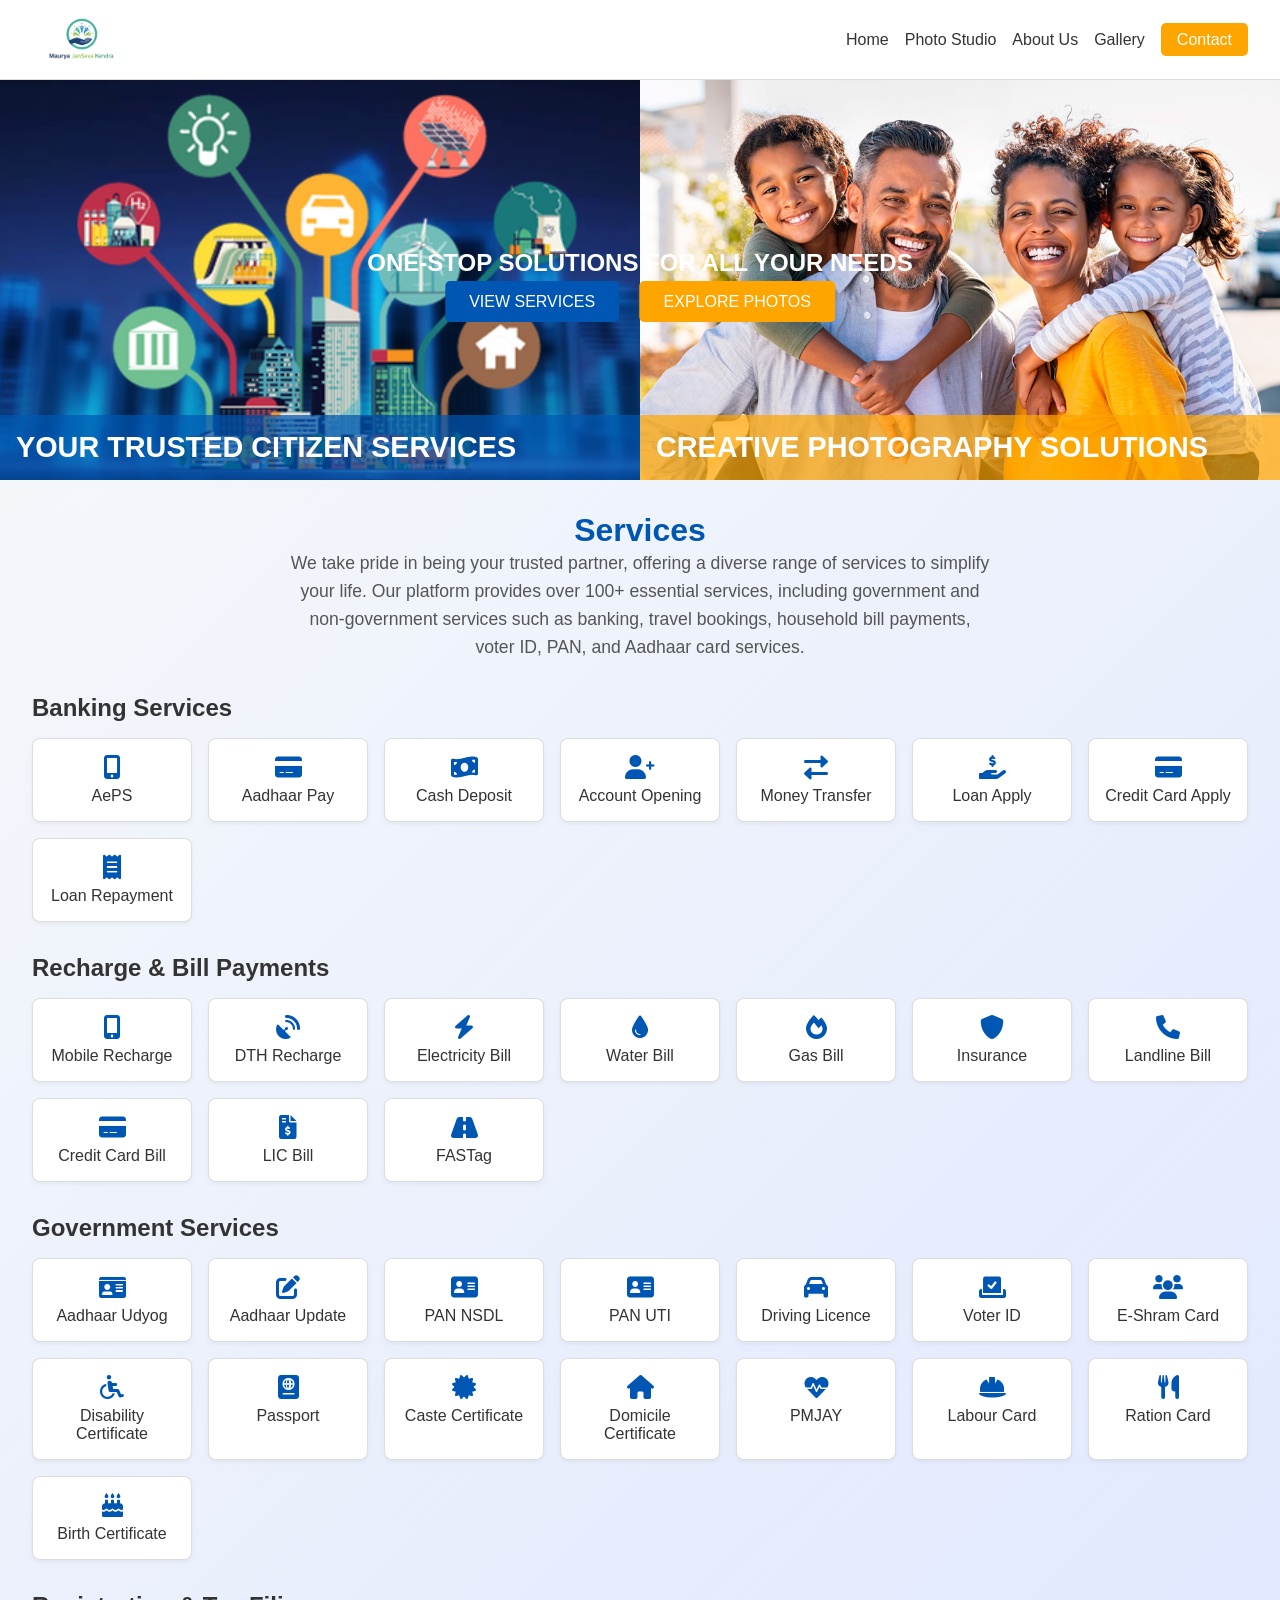
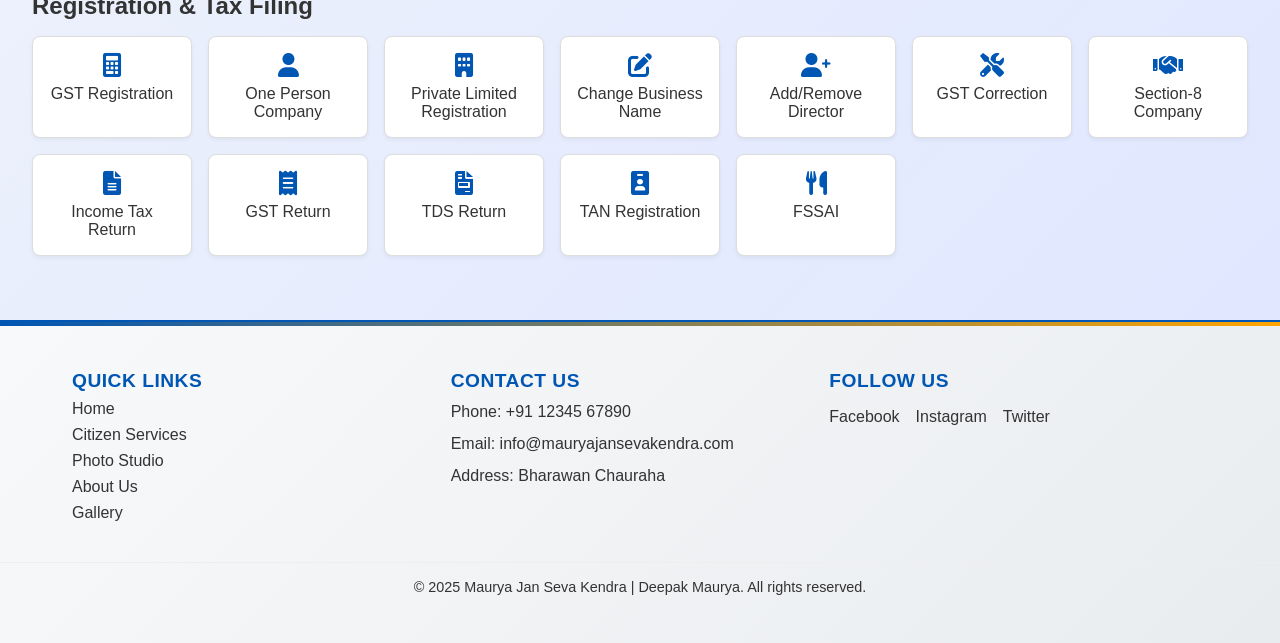
<file: index.html>
<!DOCTYPE html>
<html lang="en">
  <head>
  <meta charset="UTF-8" />
  <meta name="viewport" content="width=device-width, initial-scale=1.0" />
  <title>Maurya Jan Seva Kendra</title>
  <link rel="stylesheet" href="style.css" />
  <link rel="stylesheet" href="https://cdnjs.cloudflare.com/ajax/libs/font-awesome/6.0.0/css/all.min.css">
  <link rel="shortcut icon" href="images/logo-jan.png" type="image/x-icon">
 
</head>
<body>
  <header>
    <div class="logo">
      <img src="images/logo-jan.png" alt="">
    </div>

    <nav>
      <div class="hamburger">
        <span></span>
        <span></span>
        <span></span>
      </div>
      <ul class="nav-menu">
        <li><a href="index.html">Home</a></li>
        <li><a href="studio.html">Photo Studio</a></li>
        <li><a href="about.html">About Us</a></li>
        <li><a href="error.html">Gallery</a></li>
        <li><a href="contact.html" class="contact-btn">Contact</a></li>
      </ul>
    </nav>

  </header>

  <section class="hero">
    <div class="hero-left">
      <div class="overlay blue">
        <h2>YOUR TRUSTED CITIZEN SERVICES</h2>
      </div>
    </div>
    <div class="hero-right">
      <div class="overlay orange">
        <h2>CREATIVE PHOTOGRAPHY SOLUTIONS</h2>
      </div>
    </div>
    <div class="hero-center">
      <h3>ONE-STOP SOLUTIONS FOR ALL YOUR NEEDS</h3>
      <div class="cta">
        <a href="#services" class="btn blue">VIEW SERVICES</a>
        <a href="studio.html" class="btn orange">EXPLORE PHOTOS</a>
      </div>
    </div>
  </section>

  <section class="services-section" id="services">
  <h2>Services</h2>
  <p class="intro">
    We take pride in being your trusted partner, offering a diverse range of services to simplify your life. Our platform provides over 100+ essential services, including government and non-government services such as banking, travel bookings, household bill payments, voter ID, PAN, and Aadhaar card services.
  </p>

  <div class="category">
    <h3>Banking Services</h3>
    <div class="grid">
      <div class="card"><i class="fas fa-mobile-alt"></i> AePS</div>
      <div class="card"><i class="fas fa-credit-card"></i> Aadhaar Pay</div>
      <div class="card"><i class="fas fa-money-bill-wave"></i> Cash Deposit</div>
      <div class="card"><i class="fas fa-user-plus"></i> Account Opening</div>
      <div class="card"><i class="fas fa-exchange-alt"></i> Money Transfer</div>
      <div class="card"><i class="fas fa-hand-holding-usd"></i> Loan Apply</div>
      <div class="card"><i class="fas fa-credit-card"></i> Credit Card Apply</div>
      <div class="card"><i class="fas fa-receipt"></i> Loan Repayment</div>
    </div>
  </div>

  <div class="category">
    <h3>Recharge & Bill Payments</h3>
    <div class="grid">
      <div class="card"><i class="fas fa-mobile-alt"></i> Mobile Recharge</div>
      <div class="card"><i class="fas fa-satellite-dish"></i> DTH Recharge</div>
      <div class="card"><i class="fas fa-bolt"></i> Electricity Bill</div>
      <div class="card"><i class="fas fa-tint"></i> Water Bill</div>
      <div class="card"><i class="fas fa-fire"></i> Gas Bill</div>
      <div class="card"><i class="fas fa-shield-alt"></i> Insurance</div>
      <div class="card"><i class="fas fa-phone"></i> Landline Bill</div>
      <div class="card"><i class="fas fa-credit-card"></i> Credit Card Bill</div>
      <div class="card"><i class="fas fa-file-invoice-dollar"></i> LIC Bill</div>
      <div class="card"><i class="fas fa-road"></i> FASTag</div>
    </div>
  </div>

  <div class="category">
    <h3>Government Services</h3>
    <div class="grid">
      <div class="card"><i class="fas fa-id-card"></i> Aadhaar Udyog</div>
      <div class="card"><i class="fas fa-edit"></i> Aadhaar Update</div>
      <div class="card"><i class="fas fa-address-card"></i> PAN NSDL</div>
      <div class="card"><i class="fas fa-address-card"></i> PAN UTI</div>
      <div class="card"><i class="fas fa-car"></i> Driving Licence</div>
      <div class="card"><i class="fas fa-vote-yea"></i> Voter ID</div>
      <div class="card"><i class="fas fa-users"></i> E-Shram Card</div>
      <div class="card"><i class="fas fa-wheelchair"></i> Disability Certificate</div>
      <div class="card"><i class="fas fa-passport"></i> Passport</div>
      <div class="card"><i class="fas fa-certificate"></i> Caste Certificate</div>
      <div class="card"><i class="fas fa-home"></i> Domicile Certificate</div>
      <div class="card"><i class="fas fa-heartbeat"></i> PMJAY</div>
      <div class="card"><i class="fas fa-hard-hat"></i> Labour Card</div>
      <div class="card"><i class="fas fa-utensils"></i> Ration Card</div>
      <div class="card"><i class="fas fa-birthday-cake"></i> Birth Certificate</div>
    </div>
  </div>

  <div class="category">
    <h3>Registration & Tax Filing</h3>
    <div class="grid">
      <div class="card"><i class="fas fa-calculator"></i> GST Registration</div>
      <div class="card"><i class="fas fa-user"></i> One Person Company</div>
      <div class="card"><i class="fas fa-building"></i> Private Limited Registration</div>
      <div class="card"><i class="fas fa-edit"></i> Change Business Name</div>
      <div class="card"><i class="fas fa-user-plus"></i> Add/Remove Director</div>
      <div class="card"><i class="fas fa-tools"></i> GST Correction</div>
      <div class="card"><i class="fas fa-handshake"></i> Section-8 Company</div>
      <div class="card"><i class="fas fa-file-alt"></i> Income Tax Return</div>
      <div class="card"><i class="fas fa-receipt"></i> GST Return</div>
      <div class="card"><i class="fas fa-file-invoice"></i> TDS Return</div>
      <div class="card"><i class="fas fa-id-badge"></i> TAN Registration</div>
      <div class="card"><i class="fas fa-utensils"></i> FSSAI</div>
    </div>
  </div>
</section>

  

  <!-- Modal for service information -->
  <div id="service-modal" class="modal">
    <div class="modal-content">
      <span class="close">&times;</span>
      <h2 id="modal-title"></h2>
      <p id="modal-description"></p>
    </div>
  </div>

  <footer>
    <div class="footer-content">
      <div class="footer-section">
        <h4>Quick Links</h4>
        <ul>
          <li><a href="index.html">Home</a></li>
          <li><a href="#services">Citizen Services</a></li>
          <li><a href="studio.html">Photo Studio</a></li>
          <li><a href="about.html">About Us</a></li>
          <li><a href="error.html">Gallery</a></li>
        </ul>
      </div>
      <div class="footer-section">
        <h4>Contact Us</h4>
        <p>Phone: +91 12345 67890</p>
        <p>Email: info@mauryajansevakendra.com</p>
        <p>Address: Bharawan Chauraha </p>
      </div>
      <div class="footer-section">
        <h4>Follow Us</h4>
        <ul class="social-links">
          <li><a href="#" target="_blank">Facebook</a></li>
          <li><a href="#" target="_blank">Instagram</a></li>
          <li><a href="#" target="_blank">Twitter</a></li>
        </ul>
      </div>
    </div>
    <div class="footer-bottom">
      <p>&copy; 2025 Maurya Jan Seva Kendra | Deepak Maurya. All rights reserved.</p>
    </div>
  </footer>

  <script src="navbar.js"></script>
  <script src="script.js"></script>
</body>
</html>
</file>
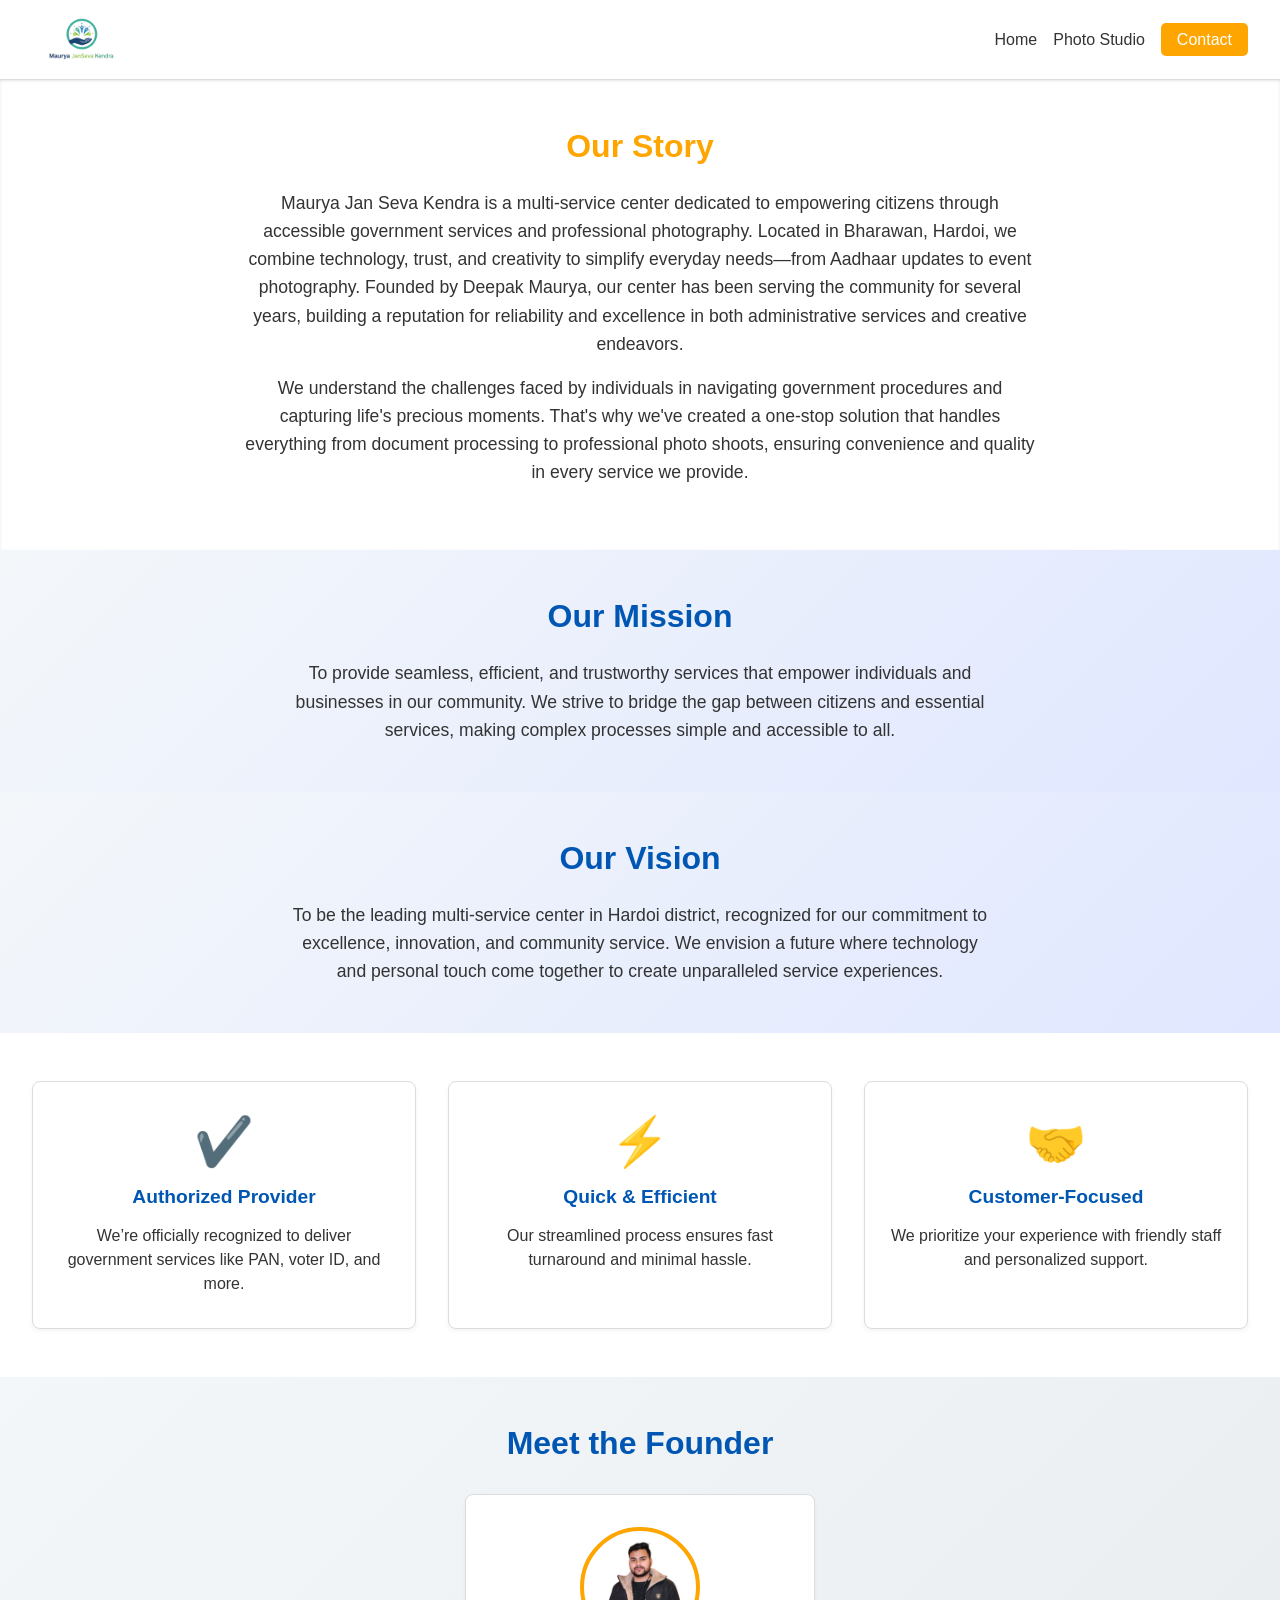
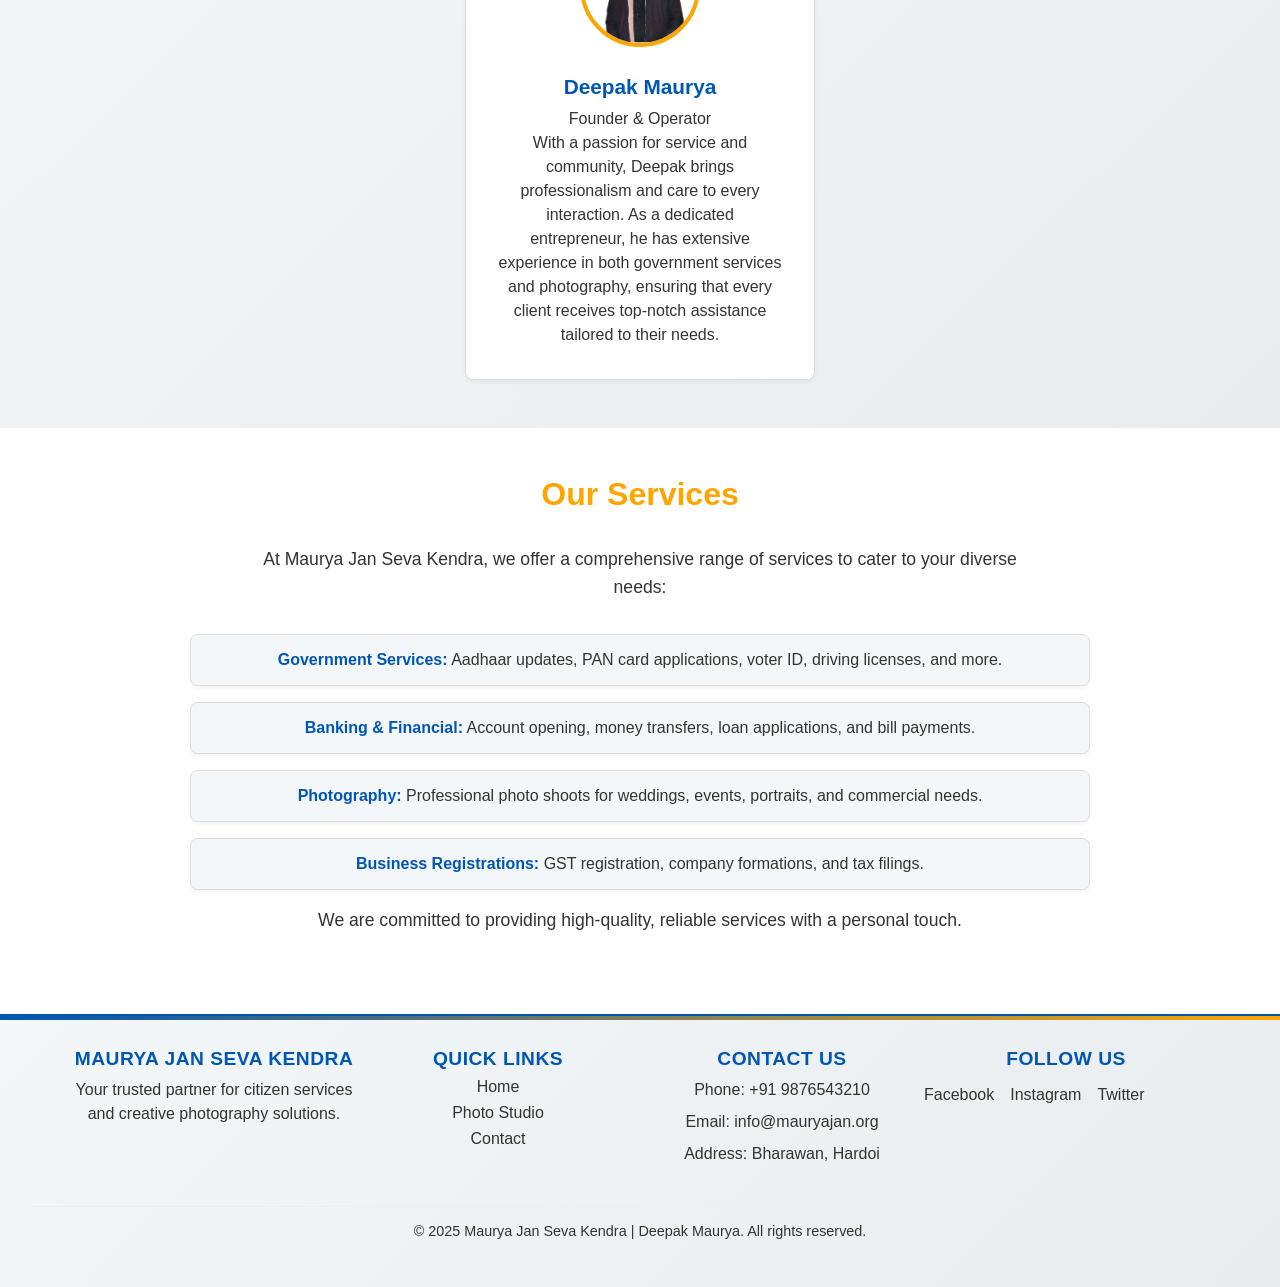
<file: about.html>
<!DOCTYPE html>
<html lang="en">
<head>
  <meta charset="UTF-8" />
  <meta name="viewport" content="width=device-width, initial-scale=1.0" />
  <title>About Us | Maurya Jan Seva Kendra</title>
  <link rel="stylesheet" href="style.css" />
  <link rel="stylesheet" href="about.css">
  <link rel="shortcut icon" href="images/logo-jan.png" type="image/x-icon">
</head>
<body>
  <header>
    <div class="logo">
      <img src="images/logo-jan.png" alt="">
    </div>
    <nav>
      <ul>
        <li><a href="index.html">Home</a></li>
        <li><a href="studio.html">Photo Studio</a></li>
        <li><a href="contact.html" class="contact-btn">Contact</a></li>
      </ul>
    </nav>
  </header>

  <section class="about-story">
    <h3>Our Story</h3>
    <p>
      Maurya Jan Seva Kendra is a multi-service center dedicated to empowering citizens through accessible government services and professional photography. Located in Bharawan, Hardoi, we combine technology, trust, and creativity to simplify everyday needs—from Aadhaar updates to event photography. Founded by Deepak Maurya, our center has been serving the community for several years, building a reputation for reliability and excellence in both administrative services and creative endeavors.
    </p>
    <p>
      We understand the challenges faced by individuals in navigating government procedures and capturing life's precious moments. That's why we've created a one-stop solution that handles everything from document processing to professional photo shoots, ensuring convenience and quality in every service we provide.
    </p>
  </section>

  <section class="about-mission">
    <h3>Our Mission</h3>
    <p>
      To provide seamless, efficient, and trustworthy services that empower individuals and businesses in our community. We strive to bridge the gap between citizens and essential services, making complex processes simple and accessible to all.
    </p>
  </section>

  <section class="about-vision">
    <h3>Our Vision</h3>
    <p>
      To be the leading multi-service center in Hardoi district, recognized for our commitment to excellence, innovation, and community service. We envision a future where technology and personal touch come together to create unparalleled service experiences.
    </p>
  </section>

  <section class="about-values">
    <div class="value">
      <span>✔️</span>
      <h4>Authorized Provider</h4>
      <p>We’re officially recognized to deliver government services like PAN, voter ID, and more.</p>
    </div>
    <div class="value">
      <span>⚡</span>
      <h4>Quick & Efficient</h4>
      <p>Our streamlined process ensures fast turnaround and minimal hassle.</p>
    </div>
    <div class="value">
      <span>🤝</span>
      <h4>Customer-Focused</h4>
      <p>We prioritize your experience with friendly staff and personalized support.</p>
    </div>
  </section>

  <section class="about-team">
    <h3>Meet the Founder</h3>
    <div class="team-card">
      <img src="images/deepak.png" alt="Deepak Maurya" /> 
      <h4>Deepak Maurya</h4>
      <p>Founder & Operator</p>
      <p>With a passion for service and community, Deepak brings professionalism and care to every interaction. As a dedicated entrepreneur, he has extensive experience in both government services and photography, ensuring that every client receives top-notch assistance tailored to their needs.</p>
    </div>
  </section>

  <section class="about-services">
    <h3>Our Services</h3>
    <p>At Maurya Jan Seva Kendra, we offer a comprehensive range of services to cater to your diverse needs:</p>
    <ul>
      <li><strong>Government Services:</strong> Aadhaar updates, PAN card applications, voter ID, driving licenses, and more.</li>
      <li><strong>Banking & Financial:</strong> Account opening, money transfers, loan applications, and bill payments.</li>
      <li><strong>Photography:</strong> Professional photo shoots for weddings, events, portraits, and commercial needs.</li>
      <li><strong>Business Registrations:</strong> GST registration, company formations, and tax filings.</li>
    </ul>
    <p>We are committed to providing high-quality, reliable services with a personal touch.</p>
  </section>

  <footer>
    <div class="footer-content">
      <div class="footer-section">
        <h4>Maurya Jan Seva Kendra</h4>
        <p>Your trusted partner for citizen services and creative photography solutions.</p>
      </div>
      <div class="footer-section">
        <h4>Quick Links</h4>
        <ul>
          <li><a href="index.html">Home</a></li>
          <li><a href="studio.html">Photo Studio</a></li>
          <li><a href="contact.html">Contact</a></li>
        </ul>
      </div>
      <div class="footer-section">
        <h4>Contact Us</h4>
        <p>Phone: +91 9876543210</p>
        <p>Email: info@mauryajan.org</p>
        <p>Address: Bharawan, Hardoi</p>
      </div>
      <div class="footer-section">
        <h4>Follow Us</h4>
        <ul class="social-links">
          <li><a href="#">Facebook</a></li>
          <li><a href="#">Instagram</a></li>
          <li><a href="#">Twitter</a></li>
        </ul>
      </div>
    </div>
    <div class="footer-bottom">
      <p>&copy; 2025 Maurya Jan Seva Kendra | Deepak Maurya. All rights reserved.</p>
    </div>
  </footer>
</body>
</html>
</file>
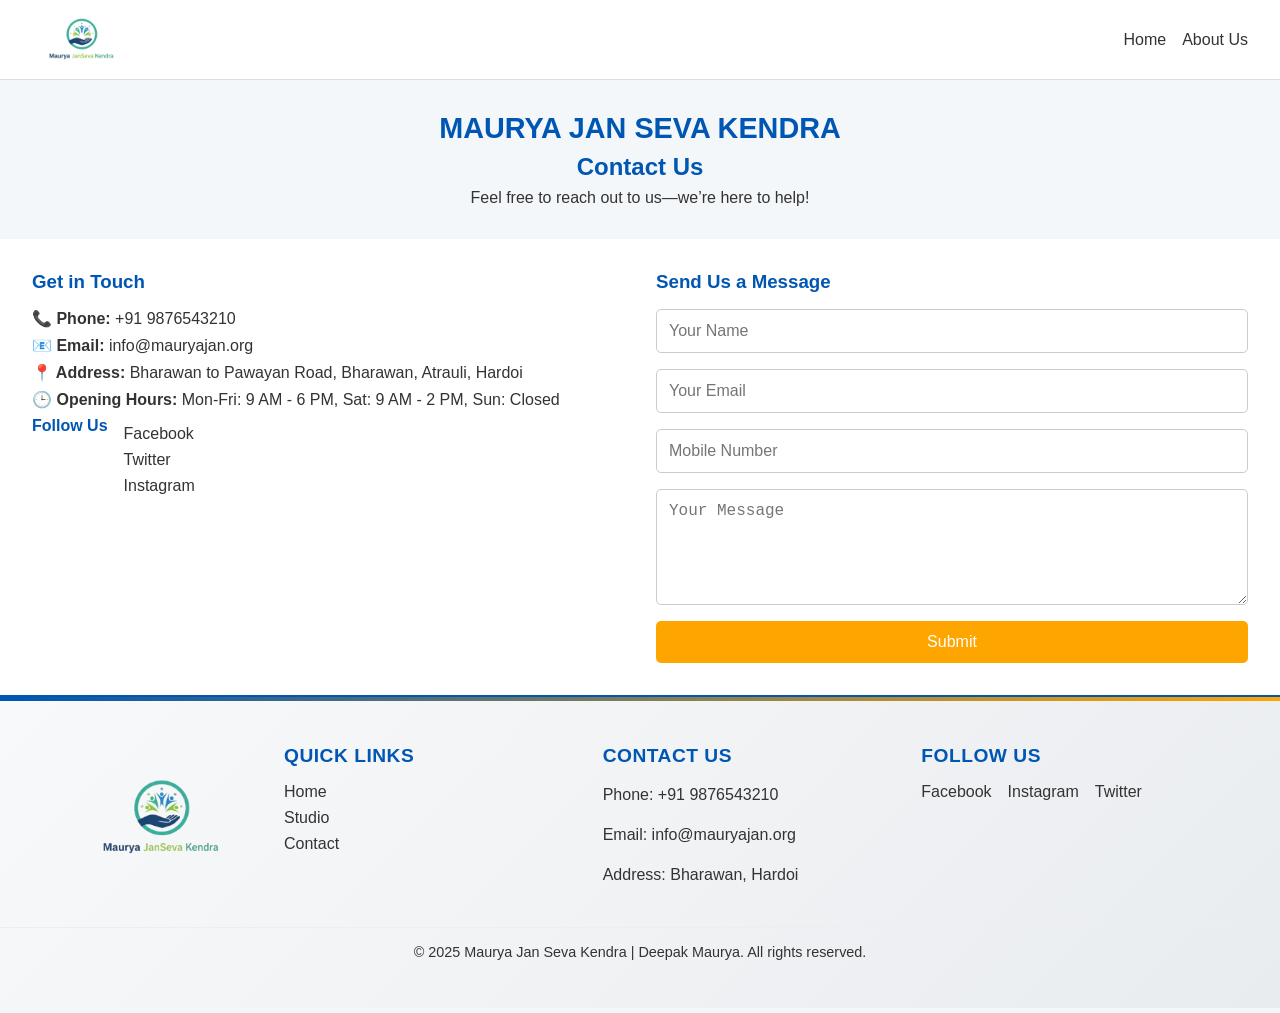
<file: contact.html>
<!DOCTYPE html>
<html lang="en">
<head>
  <meta charset="UTF-8" />
  <meta name="viewport" content="width=device-width, initial-scale=1.0" />
  <title>Contact Us | Maurya Jan Seva Kendra</title>
  <link rel="stylesheet" href="style.css" />
  <link rel="stylesheet" href="contact.css">
  <link rel="shortcut icon" href="images/logo-jan.png" type="image/x-icon">
</head>
<body>
  <header>
    <div class="logo">
      <img src="images/logo-jan.png" alt="Maurya Jan Seva Kendra Logo" />
    </div>
    <nav>
      <ul>
        <li><a href="index.html">Home</a></li>
        <li><a href="about.html">About Us</a></li>
      </ul>
    </nav>
  </header>

  <main>
    <section class="contact-hero">
      <h1>MAURYA JAN SEVA KENDRA</h1>
      <h2>Contact Us</h2>
      <p>Feel free to reach out to us—we’re here to help!</p>
    </section>

    <section class="contact-container">
      <div class="contact-info">
        <h3>Get in Touch</h3>
        <p><strong>📞 Phone:</strong> +91 9876543210</p>
        <p><strong>📧 Email:</strong> info@mauryajan.org</p>
        <p><strong>📍 Address:</strong> Bharawan to Pawayan Road, Bharawan, Atrauli, Hardoi</p>
        <p><strong>🕒 Opening Hours:</strong> Mon-Fri: 9 AM - 6 PM, Sat: 9 AM - 2 PM, Sun: Closed</p>
        <div class="social-links">
          <h4>Follow Us</h4>
          <ul>
            <li><a href="#">Facebook</a></li>
            <li><a href="#">Twitter</a></li>
            <li><a href="#">Instagram</a></li>
          </ul>
        </div>
      </div>

      <div class="contact-form">
        <h3>Send Us a Message</h3>
        <form>
          <input type="text" placeholder="Your Name" required />
          <input type="email" placeholder="Your Email" required />
          <input type="tel" placeholder="Mobile Number" required />
          <textarea placeholder="Your Message" rows="5" required></textarea>
          <button type="submit">Submit</button>
        </form>
      </div>
    </section>
  </main>

  <footer>
    <div class="footer-content">
      <div class="footer-logo-section">
        <img src="images/logo-jan.png" alt="Maurya Jan Seva Kendra Logo" class="footer-logo" />
      </div>
      <div class="footer-section">
        <h4>Quick Links</h4>
        <ul>
          <li><a href="index.html">Home</a></li>
          <li><a href="studio.html">Studio</a></li>
          <li><a href="contact.html">Contact</a></li>
        </ul>
      </div>
      <div class="footer-section">
        <h4>Contact Us</h4>
        <p>Phone: +91 9876543210</p>
        <p>Email: info@mauryajan.org</p>
        <p>Address: Bharawan, Hardoi</p>
      </div>
      <div class="footer-section">
        <h4>Follow Us</h4>
        <ul class="social-links">
          <li><a href="#">Facebook</a></li>
          <li><a href="#">Instagram</a></li>
          <li><a href="#">Twitter</a></li>
        </ul>
      </div>
    </div>
    <div class="footer-bottom">
      <p>&copy; 2025 Maurya Jan Seva Kendra | Deepak Maurya. All rights reserved.</p>
    </div>
  </footer>
</body>
</html>
</file>
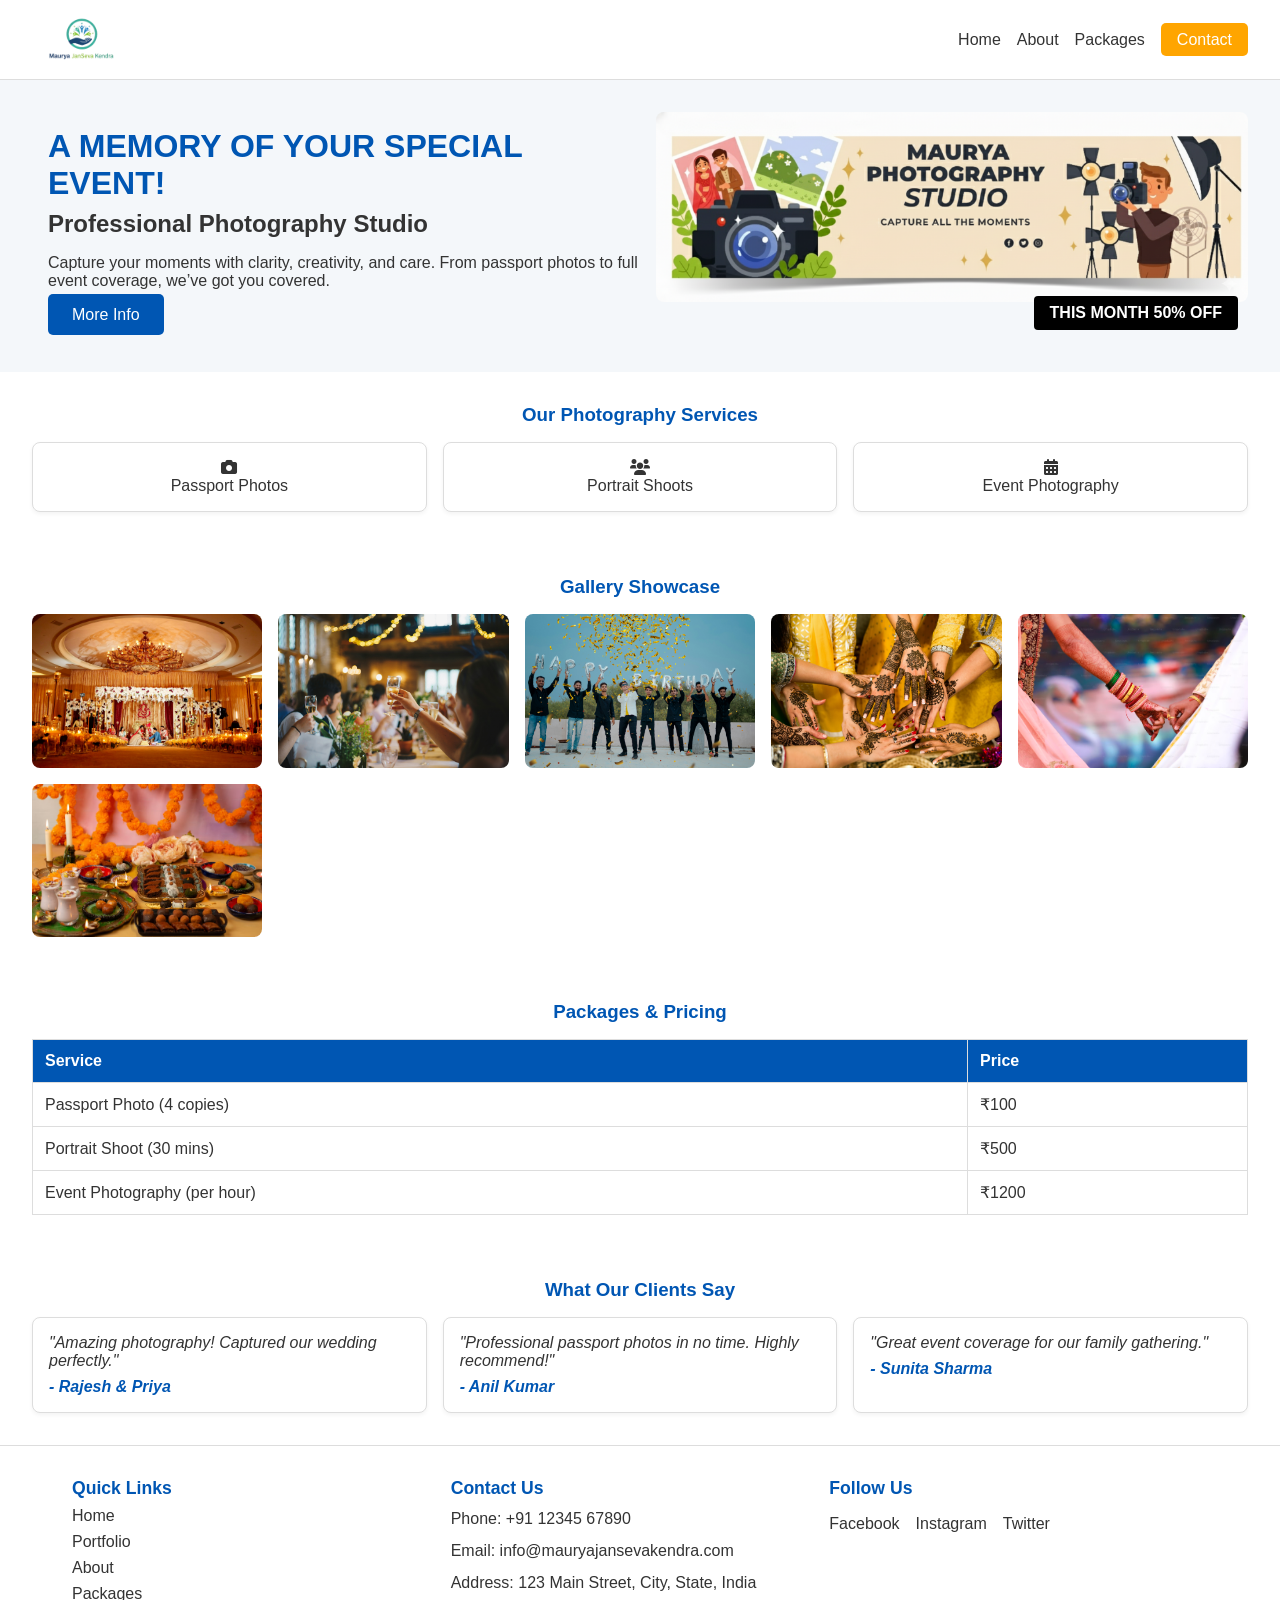
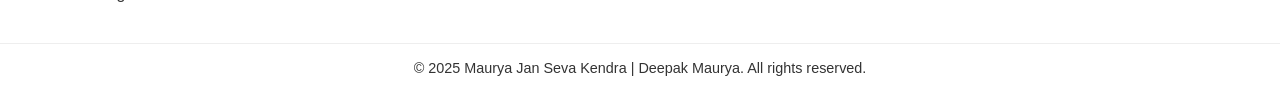
<file: studio.html>
<!DOCTYPE html>
<html lang="en">
<head>
  <meta charset="UTF-8" />
  <meta name="viewport" content="width=device-width, initial-scale=1.0" />
  <title>Photography Studio | Maurya Jan Seva Kendra</title>
  <link rel="stylesheet" href= "studio.css">
  <link rel="stylesheet" href="https://cdnjs.cloudflare.com/ajax/libs/font-awesome/6.0.0/css/all.min.css">
  <link rel="shortcut icon" href="images/logo-jan.png" type="image/x-icon">
</head>
<body>
  <header class="studio-header">
    <div class="logo">
        <img src="images/logo-jan.png" alt="">
    </div>
    <nav>
      <ul>
        <li><a href="index.html">Home</a></li>
        <li><a href="about.html">About</a></li>
        <li><a href="#pricing">Packages</a></li>
        <li><a href="contact.html" class="contact-btn">Contact</a></li>
      </ul>
    </nav>
  </header>

  <section class="studio-hero">
    <div class="hero-text">
      <h1>A MEMORY OF YOUR SPECIAL EVENT!</h1>
      <h2>Professional Photography Studio</h2>
      <p>Capture your moments with clarity, creativity, and care. From passport photos to full event coverage, we’ve got you covered.</p>
      <a href="error.html" class="btn">More Info</a>
    </div>
    <div class="hero-image">
      <img src="images/banner-std.png" alt="Photographer" />
      <div class="promo-banner">THIS MONTH 50% OFF</div>
    </div>
  </section>

  <section class="studio-services">
    <h3>Our Photography Services</h3>
    <div class="grid">
      <div class="card"><i class="fas fa-camera"></i><p>Passport Photos</p></div>
      <div class="card"><i class="fas fa-users"></i><p>Portrait Shoots</p></div>
      <div class="card"><i class="fas fa-calendar-alt"></i><p>Event Photography</p></div>
    </div>
  </section>

  <section id="gallery" class="studio-gallery">
    <h3>Gallery Showcase</h3>
    <div class="gallery">
      <img src="images/wed.jpg" alt="Wedding" />
      <img src="images/ph2.jpg" alt="Party" />
      <img src="images/ph3.jpg" alt="Birthday" />
      <img src="images/wed1.jpg" alt="Wedding" />  
      <img src="images/wed2.avif" alt="Wedding" />  
      <img src="images/ph1.avif" alt="Festival" />  

    </div>
  </section>

  <section id="pricing" class="studio-pricing">
    <h3>Packages & Pricing</h3>
    <table>
      <tr><th>Service</th><th>Price</th></tr>
      <tr><td>Passport Photo (4 copies)</td><td>₹100</td></tr>
      <tr><td>Portrait Shoot (30 mins)</td><td>₹500</td></tr>
      <tr><td>Event Photography (per hour)</td><td>₹1200</td></tr>
    </table>
  </section>

  <section class="studio-testimonials">
    <h3>What Our Clients Say</h3>
    <div class="testimonials-grid">
      <div class="testimonial-card">
        <p>"Amazing photography! Captured our wedding perfectly."</p>
        <cite>- Rajesh & Priya</cite>
      </div>
      <div class="testimonial-card">
        <p>"Professional passport photos in no time. Highly recommend!"</p>
        <cite>- Anil Kumar</cite>
      </div>
      <div class="testimonial-card">
        <p>"Great event coverage for our family gathering."</p>
        <cite>- Sunita Sharma</cite>
      </div>
    </div>
  </section>

  <footer>
    <div class="footer-content">
      <div class="footer-section">
        <h4>Quick Links</h4>
        <ul>
          <li><a href="index.html">Home</a></li>
          <li><a href="error.html">Portfolio</a></li>
          <li><a href="about.html">About</a></li>
          <li><a href="#pricing">Packages</a></li>
        </ul>
      </div>
      <div class="footer-section">
        <h4>Contact Us</h4>
        <p>Phone: +91 12345 67890</p>
        <p>Email: info@mauryajansevakendra.com</p>
        <p>Address: 123 Main Street, City, State, India</p>
      </div>
      <div class="footer-section">
        <h4>Follow Us</h4>
        <ul class="social-links">
          <li><a href="#" target="_blank">Facebook</a></li>
          <li><a href="#" target="_blank">Instagram</a></li>
          <li><a href="#" target="_blank">Twitter</a></li>
        </ul>
      </div>
    </div>
    <div class="footer-bottom">
      <p>&copy; 2025 Maurya Jan Seva Kendra | Deepak Maurya. All rights reserved.</p>
    </div>
  </footer>

  <script src="script.js"></script>
</body>
</html>
</file>
<file: style.css>
:root {
  --white: #ffffff;
  --light-grey: #f4f7fa;
  --text-dark: #333333;
  --blue: #0056b3;
  --orange: #ffa500;
}
*{
  margin: 0;
  padding: 0;
  box-sizing: border-box;
}

body {
  margin: 0;
  font-family: 'Poppins', sans-serif;
  background: var(--light-grey);
  color: var(--text-dark);
}

header {
  height: 80px;
  display: flex;
  justify-content: space-between;
  align-items: center;
  background: var(--white);
  padding: 0 2rem;
  border-bottom: 1px solid #ddd;
  transition: background-color 0.3s ease;
  position: sticky;
  top: 0;
  z-index: 100;
}

.hamburger {
  display: none;
  flex-direction: column;
  cursor: pointer;
  gap: 4px;
}

.hamburger span {
  width: 25px;
  height: 3px;
  background: var(--text-dark);
  transition: 0.3s;
}

.hamburger.active span:nth-child(1) {
  transform: rotate(-45deg) translate(-5px, 6px);
}

.hamburger.active span:nth-child(2) {
  opacity: 0;
}

.hamburger.active span:nth-child(3) {
  transform: rotate(45deg) translate(-5px, -6px);
}

.nav-menu {
  list-style: none;
  display: flex;
  gap: 1rem;
  margin: 0;
  padding: 0;
  transition: transform 0.3s ease;
}

.nav-menu.active {
  transform: translateX(0);
}

header.scrolled {
  background: rgba(255, 255, 255, 0.95);
  -webkit-backdrop-filter: blur(10px);
  backdrop-filter: blur(10px);
}

.logo img {
  height: 100px;
  width: auto;
}

nav ul {
  list-style: none;
  display: flex;
  gap: 1rem;
}

nav a {
  text-decoration: none;
  color: var(--text-dark);
  position: relative;
  transition: color 0.3s ease;
}

nav a::after {
  content: '';
  position: absolute;
  width: 0;
  height: 2px;
  bottom: -5px;
  left: 0;
  background-color: var(--orange);
  transition: width 0.3s ease;
}

nav a:hover::after {
  width: 100%;
}

nav a:hover {
  color: var(--blue);
}

.contact-btn {
  background: var(--orange);
  color: var(--white);
  padding: 0.5rem 1rem;
  border-radius: 5px;
  transition: background-color 0.3s ease, transform 0.3s ease;
}

.contact-btn:hover {
  background: var(--blue);
  transform: scale(1.05);
}

.hero {
  display: flex;
  position: relative;
  height: 400px;
  animation: fadeIn 1.5s ease-in-out;
}

.hero-left,
.hero-right {
  flex: 1;
  background-size: cover;
  background-position: center;
  min-height: 300px;
}

.hero-left {
  background-image: url('images/hero1.webp');
  animation: slideInLeft 1.5s ease-in-out;
}

.hero-right {
  background-image: url('images/hero2.jpg');
  animation: slideInRight 1.5s ease-in-out;
}

.overlay {
  position: absolute;
  bottom: 0;
  width: 50%;
  padding: 1rem;
  color: var(--white);
  font-size: 1.2rem;
  font-weight: bold;
  transition: transform 0.3s ease;
}

.overlay.blue {
  background: rgba(0, 86, 179, 0.7);
  left: 0;
}

.overlay.orange {
  background: rgba(255, 165, 0, 0.7);
  right: 0;
}

.overlay:hover {
  transform: translateY(-10px);
}

.hero-center {
  position: absolute;
  top: 50%;
  left: 50%;
  color: #ffffff;
  transform: translate(-50%, -50%);
  text-align: center;
}

.hero-center h3 {
  font-size: 1.5rem;
  margin-bottom: 1rem;
}

.cta .btn {
  padding: 0.75rem 1.5rem;
  margin: 0 0.5rem;
  border-radius: 5px;
  text-decoration: none;
  color: var(--white);
}

.btn.blue {
  background: var(--blue);
  transition: background-color 0.3s ease, transform 0.3s ease;
  text-align: center;
}

.btn.blue:hover {
  background: var(--orange);
  transform: scale(1.05);
}

.btn.orange {
  background: var(--orange);
  transition: background-color 0.3s ease, transform 0.3s ease;
  text-align: center;
}

.btn.orange:hover {
  background: var(--blue);
  transform: scale(1.05);
}

.services-section {
  padding: 2rem;
  background: linear-gradient(135deg, #f4f7fa 0%, #e0e7ff 100%);
  color: #333;
  animation: fadeIn 1s ease-in-out;
}

.services-section h2 {
  text-align: center;
  font-size: 2rem;
  color: #0056b3;
}

.services-section .intro {
  text-align: center;
  max-width: 700px;
  margin: 0 auto 2rem;
  font-size: 1.1rem;
  font-weight: 400;
  line-height: 1.6;
  color: #555;
}

.category {
  margin-bottom: 2rem;
}

.category h3 {
  font-size: 1.5rem;
  color: #333;
  margin-bottom: 1rem;
}

.grid {
  display: grid;
  grid-template-columns: repeat(auto-fit, minmax(150px, 1fr));
  gap: 1rem;
}

.card {
  background: #ffffff;
  border: 1px solid #ddd;
  padding: 1rem;
  text-align: center;
  border-radius: 8px;
  font-weight: 500;
  box-shadow: 0 2px 4px rgba(0,0,0,0.05);
  transition: transform 0.3s ease, background-color 0.3s ease, color 0.3s ease, box-shadow 0.3s ease;
  cursor: pointer;
  display: flex;
  flex-direction: column;
  align-items: center;
  gap: 0.5rem;
}

.card i {
  font-size: 1.5rem;
  color: var(--blue);
  transition: transform 0.3s ease, color 0.3s ease;
}

.card {
  animation: zoomIn 0.8s ease-in-out;
}

.card:hover {
  transform: scale(1.05);
  box-shadow: 0 8px 16px rgba(0,0,0,0.2);
  background-color: var(--blue);
  color: var(--white);
  border-color: var(--blue);
  animation: bounce 0.6s ease;
}

.card:hover i {
  transform: scale(1.1);
  color: var(--white);
}



footer {
  background: linear-gradient(135deg, #f8f9fa 0%, #e9ecef 100%);
  border-top: 2px solid var(--blue);
  padding: 3rem 0 2rem;
  color: var(--text-dark);
  position: relative;
}

footer::before {
  content: '';
  position: absolute;
  top: 0;
  left: 0;
  right: 0;
  height: 4px;
  background: linear-gradient(90deg, var(--blue) 0%, var(--orange) 100%);
}

.footer-content {
  display: flex;
  justify-content: space-around;
  flex-wrap: wrap;
  max-width: 1200px;
  margin: 0 auto;
  padding: 0 2rem;
}

.footer-section {
  flex: 1;
  min-width: 200px;
  margin-bottom: 1rem;
}

.footer-section h4 {
  color: var(--blue);
  margin-bottom: 0.5rem;
  font-size: 1.2rem;
  font-weight: 600;
  text-transform: uppercase;
  letter-spacing: 0.5px;
}

.footer-section p {
  margin: 0.5rem 0;
  line-height: 1.5;
}

.footer-section ul {
  list-style: none;
  padding: 0;
}

.footer-section ul li {
  margin: 0.5rem 0;
}

.footer-section a {
  text-decoration: none;
  color: var(--text-dark);
  transition: color 0.3s ease;
}

.footer-section a:hover {
  color: var(--orange);
}

.social-links {
  display: flex;
  gap: 1rem;
}

.social-links li {
  margin: 0;
  transition: transform 0.3s ease;
}

.social-links li:hover {
  transform: translateY(-5px);
}

.footer-bottom {
  text-align: center;
  padding: 1rem 0;
  border-top: 1px solid #eee;
  margin-top: 1rem;
}

.footer-bottom p {
  margin: 0;
  font-size: 0.9rem;
  color: var(--text-dark);
}

/* Mobile responsiveness for footer */
@media (max-width: 768px) {
  .footer-content {
    flex-direction: column;
    padding: 0 1rem;
  }

  .footer-section {
    text-align: center;
  }

  .social-links {
    justify-content: center;
  }
}

/* Keyframes for animations */
@keyframes fadeIn {
  from {
    opacity: 0;
    transform: translateY(20px);
  }
  to {
    opacity: 1;
    transform: translateY(0);
  }
}

@keyframes slideInLeft {
  from {
    opacity: 0;
    transform: translateX(-100px);
  }
  to {
    opacity: 1;
    transform: translateX(0);
  }
}

@keyframes slideInRight {
  from {
    opacity: 0;
    transform: translateX(100px);
  }
  to {
    opacity: 1;
    transform: translateX(0);
  }
}

@keyframes bounce {
  0%, 20%, 50%, 80%, 100% {
    transform: translateY(0);
  }
  40% {
    transform: translateY(-10px);
  }
  60% {
    transform: translateY(-5px);
  }
}

@keyframes rotate {
  from {
    transform: rotate(0deg);
  }
  to {
    transform: rotate(360deg);
  }
}

@keyframes zoomIn {
  from {
    opacity: 0;
    transform: scale(0.5);
  }
  to {
    opacity: 1;
    transform: scale(1);
  }
}

/* Tooltip styles */
.tooltip {
  position: absolute;
  background: var(--blue);
  color: var(--white);
  padding: 8px 12px;
  border-radius: 4px;
  font-size: 0.9rem;
  white-space: nowrap;
  z-index: 1001;
  pointer-events: none;
  opacity: 0;
  transform: translateX(-50%) translateY(-10px);
  transition: opacity 0.3s ease, transform 0.3s ease;
}

.tooltip.show {
  opacity: 1;
  transform: translateX(-50%) translateY(0);
}

.tooltip::after {
  content: '';
  position: absolute;
  top: 100%;
  left: 50%;
  margin-left: -5px;
  border-width: 5px;
  border-style: solid;
  border-color: var(--blue) transparent transparent transparent;
}

/* Modal styles */
.modal {
  display: none;
  position: fixed;
  z-index: 1000;
  left: 0;
  top: 0;
  width: 100%;
  height: 100%;
  overflow: auto;
  background-color: rgba(0, 0, 0, 0.5);
}

.modal-content {
  background-color: #fefefe;
  margin: 15% auto;
  padding: 20px;
  border: 1px solid #888;
  width: 80%;
  max-width: 600px;
  border-radius: 8px;
  box-shadow: 0 4px 8px rgba(0, 0, 0, 0.1);
}

.close {
  color: #aaa;
  float: right;
  font-size: 28px;
  font-weight: bold;
  cursor: pointer;
}

.close:hover,
.close:focus {
  color: black;
  text-decoration: none;
}

#modal-title {
  color: var(--blue);
  margin-bottom: 15px;
}

#modal-description {
  line-height: 1.6;
  color: var(--text-dark);
}

/* Mobile responsiveness */
@media (max-width: 768px) {
  header {
    flex-direction: row;
    justify-content: center;
    justify-content: space-between;
    align-items: center;
    padding: 1rem;
  }

  .hamburger {
    display: flex;
  }

  .nav-menu {
    position: fixed;
    top: 80px;
    left: -100%;
    width: 100%;
    height: calc(100vh - 80px);
    background: var(--white);
    flex-direction: column;
    align-items: center;
    justify-content: space-between;
    gap: 1rem;
    box-shadow: 0 4px 8px rgba(0,0,0,0.1);
    z-index: 99;
  }

  .nav-menu.active {
    left: 0;
  }

  .nav-menu li {
    margin: 0.2rem 0;
  }

  .nav-menu a {
    font-size: 1.2rem;
    display: block;
    width: 100%;
    text-align: center;
  }

  nav ul {
    display: flex;
    flex-direction: row;
    justify-content: center;
    align-items: center;
    flex-wrap: wrap;
    gap: 0.5rem;
    margin: 0;
    padding: 0;
  }

  nav li {
    list-style: none;
  }

  .hero {
    flex-direction: column;
    height: auto;
    min-height: 400px;
  }

  .hero-left,
  .hero-right {
    flex: none;
    height: 200px;
  }

  .overlay {
    position: static;
    width: 100%;
    margin-bottom: 1rem;
    padding: 1rem;
    font-size: 1.1rem;
    text-align: center;
  }

  .hero-center {
    position: static;
    transform: none;
    margin: 1rem 0;
    text-align: center;
    padding: 0 1rem;
  }

  .hero-center h3 {
    font-size: 1.3rem;
    margin-bottom: 1.5rem;
  }

  .cta {
    display: flex;
    flex-direction: column;
    gap: 1rem;
    align-items: center;
  }

  .cta .btn {
    padding: 0.8rem 1.5rem;
    font-size: 1rem;
    width: 100%;
    max-width: 200px;
  }

  .grid {
    grid-template-columns: 1fr;
  }

  .modal-content {
    width: 90%;
    margin: 20% auto;
    padding: 15px;
  }
}

/* Mid-range phones responsiveness (720px - 1080px) */
@media (min-width: 720px) and (max-width: 1080px) {
  header {
    padding: 0 1.5rem;
  }

  .logo img {
    height: 80px;
  }

  nav ul {
    gap: 0.8rem;
  }

  nav a {
    font-size: 0.95rem;
  }

  .contact-btn {
    padding: 0.45rem 0.9rem;
    font-size: 0.95rem;
  }

  .hero {
    height: 350px;
  }

  .overlay {
    padding: 0.8rem;
    font-size: 1.1rem;
  }

  .hero-center h3 {
    font-size: 1.3rem;
  }

  .cta .btn {
    padding: 0.65rem 1.3rem;
    font-size: 0.95rem;
  }

  .hero-center {
    position: relative;
    top: auto;
    left: auto;
    transform: none;
    margin: 1rem 0;
  }

  .services-section {
    padding: 1.5rem;
  }

  .services-section h2 {
    font-size: 1.8rem;
  }

  .intro {
    font-size: 1rem;
  }

  .category h3 {
    font-size: 1.4rem;
  }

  .grid {
    grid-template-columns: repeat(auto-fit, minmax(140px, 1fr));
    gap: 0.8rem;
  }

  .card {
    padding: 0.9rem;
    font-size: 0.95rem;
  }

  .card i {
    font-size: 1.3rem;
  }

  .footer-content {
    padding: 0 1.5rem;
  }

  .footer-section h4 {
    font-size: 1.1rem;
  }

  .modal-content {
    width: 85%;
    padding: 18px;
  }
}

/* Small screens responsiveness (up to 480px) */
@media (max-width: 480px) {
  header {
    padding: 0.5rem 1rem;
  }

  .logo img {
    height: 60px;
  }

  nav ul {
    gap: 0.5rem;
  }

  nav a {
    font-size: 0.9rem;
  }

  .contact-btn {
    padding: 0.4rem 0.8rem;
    font-size: 0.9rem;
  }

  .hero {
    height: auto;
    min-height: 350px;
  }

  .hero-left,
  .hero-right {
    height: 150px;
  }

  .overlay {
    padding: 0.8rem;
    font-size: 1rem;
    margin-bottom: 0.5rem;
  }

  .hero-center {
    margin: 0.5rem 0;
    padding: 0 0.5rem;
  }

  .hero-center h3 {
    font-size: 1.1rem;
    margin-bottom: 1rem;
  }

  .cta {
    gap: 0.8rem;
  }

  .cta .btn {
    padding: 0.7rem 1.3rem;
    font-size: 0.9rem;
    max-width: 180px;
  }

  .services-section {
    padding: 1rem;
  }

  .services-section h2 {
    font-size: 1.6rem;
  }

  .intro {
    font-size: 0.95rem;
  }

  .category h3 {
    font-size: 1.3rem;
  }

  .grid {
    grid-template-columns: 1fr;
    gap: 0.7rem;
  }

  .card {
    padding: 0.8rem;
    font-size: 0.9rem;
  }

  .card i {
    font-size: 1.2rem;
  }

  .footer-content {
    padding: 0 1rem;
  }

  .footer-section h4 {
    font-size: 1rem;
  }

  .modal-content {
    width: 95%;
    margin: 25% auto;
    padding: 12px;
  }
}
</file>
<file: about.css>
:root {
  --white: #ffffff;
  --light-grey: #f4f7fa;
  --text-dark: #333333;
  --blue: #0056b3;
  --orange: #ffa500;
}

.about-header {
  display: flex;
  text-align: center;
  padding: 3rem 2rem;
  background: linear-gradient(135deg, var(--blue), var(--orange));
  color: var(--white);
  position: relative;
  overflow: hidden;
  animation: fadeIn 1.5s ease-in-out;
}


.about-header h1 {
  font-size: 2.5rem;
  margin-bottom: 0.5rem;
  font-weight: bold;
  text-shadow: 0 2px 4px rgba(0,0,0,0.3);
}

.about-header h2 {
  font-size: 1.8rem;
  margin-bottom: 1rem;
  font-weight: 300;
}

.about-story {
  padding: 3rem 2rem;
  background: var(--white);
  text-align: center;
  box-shadow: inset 0 1px 3px rgba(0,0,0,0.1);
  animation: fadeIn 1s ease-in-out;
}

.about-story h3 {
  color: var(--orange);
  margin-bottom: 1.5rem;
  font-size: 2rem;
  font-weight: bold;
}

.about-story p {
  max-width: 800px;
  margin: 0 auto 1rem;
  font-size: 1.1rem;
  color: var(--text-dark);
  line-height: 1.6;
}

.about-mission,
.about-vision {
  padding: 3rem 2rem;
  background: linear-gradient(135deg, var(--light-grey) 0%, #e0e7ff 100%);
  text-align: center;
  animation: fadeIn 1s ease-in-out;
}

.about-mission h3,
.about-vision h3 {
  color: var(--blue);
  margin-bottom: 1.5rem;
  font-size: 2rem;
  font-weight: bold;
}

.about-mission p,
.about-vision p {
  max-width: 700px;
  margin: 0 auto;
  font-size: 1.1rem;
  color: var(--text-dark);
  line-height: 1.6;
}

.about-values {
  display: flex;
  flex-wrap: wrap;
  justify-content: center;
  gap: 2rem;
  padding: 3rem 2rem;
  background: var(--white);
  animation: fadeIn 1s ease-in-out;
}

.value {
  flex: 1;
  min-width: 250px;
  text-align: center;
  background: var(--white);
  padding: 2rem 1.5rem;
  border-radius: 8px;
  box-shadow: 0 2px 4px rgba(0,0,0,0.05);
  transition: transform 0.3s ease, box-shadow 0.3s ease, background-color 0.3s ease, color 0.3s ease;
  border: 1px solid #ddd;
}

.value {
  animation: zoomIn 0.8s ease-in-out;
}

.value:hover {
  transform: scale(1.05);
  box-shadow: 0 8px 16px rgba(0,0,0,0.2);
  background-color: var(--blue);
  color: var(--white);
  animation: bounce 0.6s ease;
}

.value:hover h4,
.value:hover p {
  color: var(--white);
}

.value span {
  font-size: 3rem;
  display: block;
  margin-bottom: 1rem;
  color: var(--orange);
  transition: transform 0.3s ease, color 0.3s ease;
}

.value:hover span {
  transform: scale(1.1);
  color: var(--white);
}

.value h4 {
  color: var(--blue);
  margin-bottom: 1rem;
  font-size: 1.2rem;
  font-weight: bold;
  transition: color 0.3s ease;
}

.value p {
  font-size: 1rem;
  color: var(--text-dark);
  line-height: 1.5;
  transition: color 0.3s ease;
}

.about-team {
  padding: 3rem 2rem;
  background: linear-gradient(135deg, var(--light-grey) 0%, #e9ecef 100%);
  text-align: center;
  animation: fadeIn 1s ease-in-out;
}

.about-team h3 {
  color: var(--blue);
  margin-bottom: 2rem;
  font-size: 2rem;
  font-weight: bold;
}

.team-card {
  max-width: 350px;
  margin: 0 auto;
  background: var(--white);
  padding: 2rem;
  border-radius: 8px;
  box-shadow: 0 2px 4px rgba(0,0,0,0.05);
  transition: transform 0.3s ease, box-shadow 0.3s ease;
  border: 1px solid #ddd;
}

.team-card {
  animation: zoomIn 0.8s ease-in-out;
}

.team-card:hover {
  transform: scale(1.05);
  box-shadow: 0 8px 16px rgba(0,0,0,0.2);
  animation: bounce 0.6s ease;
}

.team-card img {
  width: 120px;
  height: 120px;
  border-radius: 50%;
  margin-bottom: 1.5rem;
  border: 4px solid var(--orange);
  transition: border-color 0.3s ease;
}

.team-card:hover img {
  border-color: var(--blue);
}

.team-card h4 {
  color: var(--blue);
  margin-bottom: 0.5rem;
  font-size: 1.3rem;
  font-weight: bold;
}

.team-card p {
  font-size: 1rem;
  color: var(--text-dark);
  line-height: 1.5;
}

.about-services {
  padding: 3rem 2rem;
  background: var(--white);
  text-align: center;
  animation: fadeIn 1s ease-in-out;
}

.about-services h3 {
  color: var(--orange);
  margin-bottom: 2rem;
  font-size: 2rem;
  font-weight: bold;
}

.about-services p {
  max-width: 800px;
  margin: 0 auto 2rem;
  font-size: 1.1rem;
  color: var(--text-dark);
  line-height: 1.6;
}

.about-services ul {
  list-style: none;
  padding: 0;
  max-width: 900px;
  margin: 0 auto;
}

.about-services li {
  background: var(--light-grey);
  margin-bottom: 1rem;
  padding: 1rem;
  border-radius: 8px;
  box-shadow: 0 2px 4px rgba(0,0,0,0.05);
  transition: background-color 0.3s ease, transform 0.3s ease;
  border: 1px solid #ddd;
}

.about-services li:hover {
  background-color: var(--blue);
  color: var(--white);
  transform: scale(1.02);
}

.about-services strong {
  color: var(--blue);
  transition: color 0.3s ease;
}

.about-services li:hover strong {
  color: var(--white);
}

footer {
  background: linear-gradient(135deg, var(--light-grey) 0%, #e9ecef 100%);
  border-top: 2px solid var(--blue);
  color: var(--text-dark);
  text-align: center;
  padding: 2rem;
  position: relative;
}

footer::before {
  content: '';
  position: absolute;
  top: 0;
  left: 0;
  right: 0;
  height: 4px;
  background: linear-gradient(90deg, var(--blue) 0%, var(--orange) 100%);
}

footer p {
  margin: 0;
  font-size: 1rem;
}

/* Keyframes for animations */
@keyframes fadeIn {
  from {
    opacity: 0;
    transform: translateY(20px);
  }
  to {
    opacity: 1;
    transform: translateY(0);
  }
}

@keyframes slideInLeft {
  from {
    opacity: 0;
    transform: translateX(-100px);
  }
  to {
    opacity: 1;
    transform: translateX(0);
  }
}

@keyframes slideInRight {
  from {
    opacity: 0;
    transform: translateX(100px);
  }
  to {
    opacity: 1;
    transform: translateX(0);
  }
}

@keyframes bounce {
  0%, 20%, 50%, 80%, 100% {
    transform: translateY(0);
  }
  40% {
    transform: translateY(-10px);
  }
  60% {
    transform: translateY(-5px);
  }
}

@keyframes rotate {
  from {
    transform: rotate(0deg);
  }
  to {
    transform: rotate(360deg);
  }
}

@keyframes zoomIn {
  from {
    opacity: 0;
    transform: scale(0.5);
  }
  to {
    opacity: 1;
    transform: scale(1);
  }
}

/* Mobile responsiveness */
@media (max-width: 768px) {
  .about-header {
    padding: 2rem 1rem;
  }

  .about-header h1 {
    font-size: 2rem;
  }

  .about-header h2 {
    font-size: 1.5rem;
  }

  .about-story,
  .about-mission,
  .about-vision,
  .about-values,
  .about-team,
  .about-services {
    padding: 2rem 1rem;
  }

  .value {
    min-width: 200px;
  }

  .team-card {
    padding: 1.5rem;
  }

  .about-services ul {
    max-width: 100%;
  }
}

/* Mid-range phones responsiveness (720px - 1080px) */
@media (min-width: 720px) and (max-width: 1080px) {
  .about-header {
    padding: 2.5rem 1.5rem;
  }

  .about-header h1 {
    font-size: 2.2rem;
  }

  .about-header h2 {
    font-size: 1.6rem;
  }

  .about-story,
  .about-mission,
  .about-vision,
  .about-values,
  .about-team,
  .about-services {
    padding: 2.5rem 1.5rem;
  }

  .about-story h3,
  .about-mission h3,
  .about-vision h3,
  .about-team h3,
  .about-services h3 {
    font-size: 1.8rem;
  }

  .about-story p,
  .about-mission p,
  .about-vision p,
  .about-services p {
    font-size: 1rem;
  }

  .value {
    min-width: 220px;
    padding: 1.8rem 1.3rem;
  }

  .value h4 {
    font-size: 1.1rem;
  }

  .value p {
    font-size: 0.95rem;
  }

  .value span {
    font-size: 2.8rem;
  }

  .team-card {
    max-width: 320px;
    padding: 1.8rem;
  }

  .team-card h4 {
    font-size: 1.2rem;
  }

  .team-card p {
    font-size: 0.95rem;
  }

  .team-card img {
    width: 110px;
    height: 110px;
  }

  .about-services ul {
    max-width: 850px;
  }

  .about-services li {
    padding: 0.9rem;
  }
}

/* Small screens responsiveness (up to 480px) */
@media (max-width: 480px) {
  .about-header {
    padding: 1.5rem 1rem;
  }

  .about-header h1 {
    font-size: 1.8rem;
  }

  .about-header h2 {
    font-size: 1.3rem;
  }

  .about-story,
  .about-mission,
  .about-vision,
  .about-values,
  .about-team,
  .about-services {
    padding: 1.5rem 1rem;
  }

  .about-story h3,
  .about-mission h3,
  .about-vision h3,
  .about-team h3,
  .about-services h3 {
    font-size: 1.6rem;
  }

  .about-story p,
  .about-mission p,
  .about-vision p,
  .about-services p {
    font-size: 0.95rem;
  }

  .value {
    min-width: 180px;
    padding: 1.5rem 1rem;
  }

  .value h4 {
    font-size: 1rem;
  }

  .value p {
    font-size: 0.9rem;
  }

  .value span {
    font-size: 2.5rem;
  }

  .team-card {
    max-width: 100%;
    padding: 1.5rem;
  }

  .team-card h4 {
    font-size: 1.1rem;
  }

  .team-card p {
    font-size: 0.9rem;
  }

  .team-card img {
    width: 100px;
    height: 100px;
  }

  .about-services ul {
    max-width: 100%;
  }

  .about-services li {
    padding: 0.8rem;
  }
}
</file>
<file: contact.css>
:root {
  --white: #ffffff;
  --light-grey: #f4f7fa;
  --text-dark: #333333;
  --blue: #0056b3;
  --orange: #ffa500;
}

body {
  display: flex;
  flex-direction: column;
  min-height: 100vh;
}

.contact-hero {
  text-align: center;
  padding: 2rem;
  background: #f4f7fa;
  color: #0056b3;
}

.contact-hero h1 {
  font-size: 1.8rem;
  margin-bottom: 0.5rem;
}

.contact-hero h2 {
  font-size: 1.5rem;
  margin-bottom: 0.5rem;
}

.contact-hero p {
  font-size: 1rem;
  color: #333;
}

.contact-container {
  display: flex;
  flex-wrap: wrap;
  padding: 2rem;
  gap: 2rem;
  background: #ffffff;
}

.contact-info,
.contact-form {
  flex: 1;
  min-width: 300px;
}

.contact-info h3,
.contact-form h3 {
  color: #0056b3;
  margin-bottom: 1rem;
}

.contact-info p {
  font-size: 1rem;
  margin: 0.5rem 0;
}

.contact-form form {
  display: flex;
  flex-direction: column;
  gap: 1rem;
}

.contact-form input,
.contact-form textarea {
  padding: 0.75rem;
  border: 1px solid #ccc;
  border-radius: 5px;
  font-size: 1rem;
}

.contact-form button {
  background: #ffa500;
  color: #fff;
  padding: 0.75rem;
  border: none;
  border-radius: 5px;
  font-size: 1rem;
  cursor: pointer;
}

.contact-form button:hover {
  background: #e69500;
}

.contact-info .social-links h4 {
  color: #0056b3;
  margin-bottom: 0.5rem;
}

.contact-info .social-links ul {
  list-style: none;
  padding: 0;
}

.contact-info .social-links li {
  margin: 0.5rem 0;
}

.contact-info .social-links a {
  text-decoration: none;
  color: #333;
  transition: color 0.3s ease;
}

.contact-info .social-links a:hover {
  color: #ffa500;
}


footer {
  margin-top: auto;
  background: linear-gradient(135deg, #f8f9fa 0%, #e9ecef 100%);
  border-top: 2px solid #0056b3;
  padding: 3rem 0 2rem;
  color: #333;
  position: relative;
}

footer::before {
  content: '';
  position: absolute;
  top: 0;
  left: 0;
  right: 0;
  height: 4px;
  background: linear-gradient(90deg, #0056b3 0%, #ffa500 100%);
}

.footer-content {
  display: flex;
  justify-content: center;
  align-items: flex-start;
  flex-wrap: wrap;
  gap: 2rem;
  max-width: 1200px;
  margin: 0 auto;
  padding: 0 2rem;
}

.footer-section {
  flex: 1;
  min-width: 200px;
  margin-bottom: 1rem;
  display: flex;
  flex-direction: column;
  align-items: flex-start;
}

.footer-logo-section {
  display: flex;
  align-items: center;
  justify-content: center;
  gap: 1rem;
}

.footer-logo {
  width: 180px;
  height: auto;
  margin-top: -20px;
}

.footer-section h4 {
  color: #0056b3;
  margin-bottom: 0.5rem;
  font-size: 1.2rem;
  font-weight: 600;
  text-transform: uppercase;
  letter-spacing: 0.5px;
}

.footer-section p {
  margin: 0.5rem 0;
  line-height: 1.5;
}

.footer-section ul {
  list-style: none;
  padding: 0;
}

.footer-section ul li {
  margin: 0.5rem 0;
}

.footer-section a {
  text-decoration: none;
  color: #333;
  transition: color 0.3s ease;
}

.footer-section a:hover {
  color: #ffa500;
}

.footer-bottom {
  text-align: center;
  padding: 1rem 0;
  border-top: 1px solid #eee;
  margin-top: 1rem;
}

.footer-bottom p {
  margin: 0;
  font-size: 0.9rem;
  color: #333;
}

/* Mobile responsiveness */
@media (max-width: 768px) {
  .contact-container {
    flex-direction: column;
  }

  .footer-content {
    flex-direction: column;
    padding: 0 1rem;
  }

  .footer-section {
    text-align: center;
  }
}

/* Mid-range phones responsiveness (720px - 1080px) */
@media (min-width: 720px) and (max-width: 1080px) {
  .contact-hero {
    padding: 1.5rem;
  }

  .contact-hero h1 {
    font-size: 1.6rem;
  }

  .contact-hero h2 {
    font-size: 1.3rem;
  }

  .contact-hero p {
    font-size: 0.95rem;
  }

  .contact-container {
    padding: 1.5rem;
    gap: 1.5rem;
  }

  .contact-info,
  .contact-form {
    min-width: 280px;
  }

  .contact-info h3,
  .contact-form h3 {
    font-size: 1.1rem;
  }

  .contact-info p {
    font-size: 0.95rem;
  }

  .contact-form input,
  .contact-form textarea {
    padding: 0.7rem;
    font-size: 0.95rem;
  }

  .contact-form button {
    padding: 0.7rem;
    font-size: 0.95rem;
  }

  .contact-info .social-links h4 {
    font-size: 0.95rem;
  }

  .footer-content {
    padding: 0 1.5rem;
    gap: 1.5rem;
  }

  .footer-section {
    min-width: 180px;
  }

  .footer-logo {
    width: 160px;
  }

  .footer-section h4 {
    font-size: 1.1rem;
  }

  .footer-section p {
    font-size: 0.95rem;
  }

  .footer-section ul li {
    font-size: 0.95rem;
  }
}

/* Small screens responsiveness (up to 480px) */
@media (max-width: 480px) {
  .contact-hero {
    padding: 1rem;
  }

  .contact-hero h1 {
    font-size: 1.4rem;
  }

  .contact-hero h2 {
    font-size: 1.1rem;
  }

  .contact-hero p {
    font-size: 0.9rem;
  }

  .contact-container {
    padding: 1rem;
    gap: 1rem;
  }

  .contact-info,
  .contact-form {
    min-width: 250px;
  }

  .contact-info h3,
  .contact-form h3 {
    font-size: 1rem;
  }

  .contact-info p {
    font-size: 0.9rem;
  }

  .contact-form input,
  .contact-form textarea {
    padding: 0.6rem;
    font-size: 0.9rem;
  }

  .contact-form button {
    padding: 0.6rem;
    font-size: 0.9rem;
  }

  .contact-info .social-links h4 {
    font-size: 0.9rem;
  }

  .footer-content {
    padding: 0 1rem;
    gap: 1rem;
  }

  .footer-section {
    min-width: 150px;
  }

  .footer-logo {
    width: 140px;
  }

  .footer-section h4 {
    font-size: 1rem;
  }

  .footer-section p {
    font-size: 0.9rem;
  }

  .footer-section ul li {
    font-size: 0.9rem;
  }
}

/* Keyframes for animations */
@keyframes fadeIn {
  from {
    opacity: 0;
    transform: translateY(20px);
  }
  to {
    opacity: 1;
    transform: translateY(0);
  }
}

@keyframes slideInLeft {
  from {
    opacity: 0;
    transform: translateX(-100px);
  }
  to {
    opacity: 1;
    transform: translateX(0);
  }
}

@keyframes slideInRight {
  from {
    opacity: 0;
    transform: translateX(100px);
  }
  to {
    opacity: 1;
    transform: translateX(0);
  }
}

@keyframes bounce {
  0%, 20%, 50%, 80%, 100% {
    transform: translateY(0);
  }
  40% {
    transform: translateY(-10px);
  }
  60% {
    transform: translateY(-5px);
  }
}

@keyframes rotate {
  from {
    transform: rotate(0deg);
  }
  to {
    transform: rotate(360deg);
  }
}

@keyframes zoomIn {
  from {
    opacity: 0;
    transform: scale(0.5);
  }
  to {
    opacity: 1;
    transform: scale(1);
  }
}
</file>
<file: studio.css>
:root {
  --white: #ffffff;
  --light-grey: #f4f7fa;
  --text-dark: #333333;
  --blue: #0056b3;
  --orange: #ffa500;
}


* {
  margin: 0;
  padding: 0;
  box-sizing: border-box;
}

body {
  font-family: 'Poppins', sans-serif;
  background: var(--light-grey);
  color: var(--text-dark);
}

.studio-header {
  height: 80px;
  display: flex;
  justify-content: space-between;
  align-items: center;
  background: var(--white);
  padding: 0 2rem;
  border-bottom: 1px solid #ddd;
  transition: background-color 0.3s ease;
  position: sticky;
  top: 0;
  z-index: 100;
}

.studio-header.scrolled {
  background: rgba(255, 255, 255, 0.95);
  -webkit-backdrop-filter: blur(10px);
  backdrop-filter: blur(10px);
}

.studio-header .logo img {
  height: 100px;
  width: auto;
}

nav ul {
  list-style: none;
  display: flex;
  gap: 1rem;
}

nav a {
  text-decoration: none;
  color: var(--text-dark);
  position: relative;
  transition: color 0.3s ease;
}

nav a::after {
  content: '';
  position: absolute;
  width: 0;
  height: 2px;
  bottom: -5px;
  left: 0;
  background-color: var(--orange);
  transition: width 0.3s ease;
}

nav a:hover::after {
  width: 100%;
}

nav a:hover {
  color: var(--blue);
}

.contact-btn {
  background: var(--orange);
  color: var(--white);
  padding: 0.5rem 1rem;
  border-radius: 5px;
  transition: background-color 0.3s ease, transform 0.3s ease;
}

.contact-btn:hover {
  background: var(--blue);
  transform: scale(1.05);
}

.studio-hero {
  display: flex;
  flex-wrap: wrap;
  padding: 2rem;
  background: var(--light-grey);
  animation: fadeIn 1.5s ease-in-out;
}

.hero-text {
  flex: 1;
  padding: 1rem;
}

.hero-text h1 {
  font-size: 2rem;
  color: var(--blue);
}

.hero-text h2 {
  font-size: 1.5rem;
  margin-top: 0.5rem;
}

.hero-text p {
  margin: 1rem 0;
}

.hero-text .btn {
  background: var(--blue);
  color: var(--white);
  padding: 0.75rem 1.5rem;
  border-radius: 5px;
  text-decoration: none;
  transition: background-color 0.3s ease, transform 0.3s ease;
}

.hero-text .btn:hover {
  background: var(--orange);
  transform: scale(1.05);
}

.hero-image {
  flex: 1;
  position: relative;
}

.hero-image img {
  width: 100%;
  border-radius: 8px;
}

.promo-banner {
  position: absolute;
  bottom: 10px;
  right: 10px;
  background: #000;
  color: #fff;
  padding: 0.5rem 1rem;
  font-weight: bold;
  border-radius: 4px;
}

.studio-services,
.studio-gallery,
.studio-pricing,
.studio-testimonials {
  padding: 2rem;
  background: var(--white);
  animation: fadeIn 1s ease-in-out;
}

.studio-services h3,
.studio-gallery h3,
.studio-pricing h3,
.studio-testimonials h3 {
  text-align: center;
  margin-bottom: 1rem;
  color: var(--blue);
}

.grid {
  display: grid;
  grid-template-columns: repeat(auto-fit, minmax(150px, 1fr));
  gap: 1rem;
}

.card {
  background: var(--white);
  border: 1px solid #ddd;
  padding: 1rem;
  text-align: center;
  border-radius: 8px;
  font-weight: 500;
  box-shadow: 0 2px 4px rgba(0,0,0,0.05);
  transition: transform 0.3s ease, background-color 0.3s ease, color 0.3s ease, box-shadow 0.3s ease;
  cursor: pointer;
}

.card:hover {
  transform: scale(1.05);
  box-shadow: 0 8px 16px rgba(0,0,0,0.2);
  background-color: var(--blue);
  color: var(--white);
  border-color: var(--blue);
}

.card span {
  font-size: 2rem;
  display: block;
  margin-bottom: 0.5rem;
}

.gallery {
  display: grid;
  grid-template-columns: repeat(auto-fit, minmax(200px, 1fr));
  gap: 1rem;
  justify-items: center;
}

.gallery img {
  width: 100%;
  max-width: 300px;
  border-radius: 8px;
  object-fit: cover;
  transition: transform 0.3s ease;
}

.gallery img:hover {
  transform: scale(1.05);
}

table {
  width: 100%;
  border-collapse: collapse;
  margin-top: 1rem;
}

table th,
table td {
  border: 1px solid #ddd;
  padding: 0.75rem;
  text-align: left;
}

table th {
  background: var(--blue);
  color: var(--white);
}

.testimonials-grid {
  display: grid;
  grid-template-columns: repeat(auto-fit, minmax(250px, 1fr));
  gap: 1rem;
}

.testimonial-card {
  background: var(--white);
  border: 1px solid #ddd;
  padding: 1rem;
  border-radius: 8px;
  box-shadow: 0 2px 4px rgba(0,0,0,0.05);
  transition: transform 0.3s ease, box-shadow 0.3s ease;
}

.testimonial-card:hover {
  transform: scale(1.05);
  box-shadow: 0 8px 16px rgba(0,0,0,0.2);
}

.testimonial-card p {
  margin-bottom: 0.5rem;
  font-style: italic;
}

.testimonial-card cite {
  font-weight: bold;
  color: var(--blue);
}

footer {
  background: var(--white);
  border-top: 1px solid #ddd;
  padding: 2rem 0 1rem;
  color: var(--text-dark);
}

.footer-content {
  display: flex;
  justify-content: space-around;
  flex-wrap: wrap;
  max-width: 1200px;
  margin: 0 auto;
  padding: 0 2rem;
}

.footer-section {
  flex: 1;
  min-width: 200px;
  margin-bottom: 1rem;
}

.footer-section h4 {
  color: var(--blue);
  margin-bottom: 0.5rem;
  font-size: 1.1rem;
}

.footer-section p {
  margin: 0.5rem 0;
  line-height: 1.5;
}

.footer-section ul {
  list-style: none;
  padding: 0;
}

.footer-section ul li {
  margin: 0.5rem 0;
}

.footer-section a {
  text-decoration: none;
  color: var(--text-dark);
  transition: color 0.3s ease;
}

.footer-section a:hover {
  color: var(--orange);
}

.social-links {
  display: flex;
  gap: 1rem;
}

.social-links li {
  margin: 0;
}

.footer-bottom {
  text-align: center;
  padding: 1rem 0;
  border-top: 1px solid #eee;
  margin-top: 1rem;
}

.footer-bottom p {
  margin: 0;
  font-size: 0.9rem;
  color: var(--text-dark);
}

/* Mobile responsiveness for footer */
@media (max-width: 768px) {
  .footer-content {
    flex-direction: column;
    padding: 0 1rem;
  }

  .footer-section {
    text-align: center;
  }

  .social-links {
    justify-content: center;
  }
}

/* Keyframes for animations */
@keyframes fadeIn {
  from {
    opacity: 0;
    transform: translateY(20px);
  }
  to {
    opacity: 1;
    transform: translateY(0);
  }
}

@keyframes slideInLeft {
  from {
    opacity: 0;
    transform: translateX(-100px);
  }
  to {
    opacity: 1;
    transform: translateX(0);
  }
}

@keyframes slideInRight {
  from {
    opacity: 0;
    transform: translateX(100px);
  }
  to {
    opacity: 1;
    transform: translateX(0);
  }
}

@keyframes bounce {
  0%, 20%, 50%, 80%, 100% {
    transform: translateY(0);
  }
  40% {
    transform: translateY(-10px);
  }
  60% {
    transform: translateY(-5px);
  }
}

@keyframes rotate {
  from {
    transform: rotate(0deg);
  }
  to {
    transform: rotate(360deg);
  }
}

@keyframes zoomIn {
  from {
    opacity: 0;
    transform: scale(0.5);
  }
  to {
    opacity: 1;
    transform: scale(1);
  }
}

/* Mobile responsiveness */
@media (max-width: 768px) {
  .studio-header {
    flex-direction: column;
    padding: 1rem;
  }

  nav ul {
    flex-wrap: wrap;
    justify-content: center;
  }

  .studio-hero {
    flex-direction: column;
  }

  .grid {
    grid-template-columns: 1fr;
  }

  .gallery {
    grid-template-columns: 1fr;
  }

  .testimonials-grid {
    grid-template-columns: 1fr;
  }
}

/* Mid-range phones responsiveness (720px - 1080px) */
@media (min-width: 720px) and (max-width: 1080px) {
  header {
    flex-direction: row;
    justify-content: center;
    justify-content: space-between;
    align-items: center;
    padding: 1rem;
  }

  nav ul {
    gap: 0.8rem;
  }

  nav a {
    font-size: 0.95rem;
  }

  .contact-btn {
    padding: 0.45rem 0.9rem;
    font-size: 0.95rem;
  }

  .studio-hero {
    padding: 1.5rem;
  }

  .hero-text {
    padding: 0.8rem;
  }

  .hero-text h1 {
    font-size: 1.8rem;
  }

  .hero-text h2 {
    font-size: 1.3rem;
  }

  .hero-text p {
    font-size: 0.95rem;
  }

  .hero-text .btn {
    padding: 0.7rem 1.4rem;
    font-size: 0.95rem;
  }

  .hero-image {
    padding: 0.8rem;
  }

  .promo-banner {
    font-size: 0.85rem;
    padding: 0.45rem 0.9rem;
  }

  .studio-services,
  .studio-gallery,
  .studio-pricing,
  .studio-testimonials {
    padding: 1.5rem;
  }

  .studio-services h3,
  .studio-gallery h3,
  .studio-pricing h3,
  .studio-testimonials h3 {
    font-size: 1.6rem;
  }

  .grid {
    grid-template-columns: repeat(auto-fit, minmax(130px, 1fr));
    gap: 0.8rem;
  }

  .card {
    padding: 0.9rem;
    font-size: 0.95rem;
  }

  .card span {
    font-size: 1.8rem;
  }

  .gallery {
    grid-template-columns: repeat(auto-fit, minmax(180px, 1fr));
    gap: 0.8rem;
  }

  .gallery img {
    max-width: 280px;
  }

  table th,
  table td {
    padding: 0.7rem;
    font-size: 0.95rem;
  }

  .testimonials-grid {
    grid-template-columns: repeat(auto-fit, minmax(230px, 1fr));
    gap: 0.8rem;
  }

  .testimonial-card {
    padding: 0.9rem;
  }

  .footer-content {
    padding: 0 1.5rem;
  }

  .footer-section h4 {
    font-size: 1.1rem;
  }

  .footer-section p {
    font-size: 0.95rem;
  }

  .footer-section ul li {
    font-size: 0.95rem;
  }
}

/* Midrange phones responsiveness */
@media (max-width: 480px) {
  .studio-header {
    padding: 0.5rem 1rem;
  }

  .studio-header .logo img {
    height: 60px;
  }

  nav ul {
    gap: 0.5rem;
  }

  nav a {
    font-size: 0.9rem;
  }

  .contact-btn {
    padding: 0.4rem 0.8rem;
    font-size: 0.9rem;
  }

  .studio-hero {
    padding: 1rem;
  }

  .hero-text h1 {
    font-size: 1.5rem;
  }

  .hero-text h2 {
    font-size: 1.2rem;
  }

  .hero-text p {
    font-size: 0.9rem;
  }

  .hero-text .btn {
    padding: 0.6rem 1.2rem;
    font-size: 0.9rem;
  }

  .promo-banner {
    font-size: 0.8rem;
    padding: 0.4rem 0.8rem;
  }

  .studio-services,
  .studio-gallery,
  .studio-pricing,
  .studio-testimonials {
    padding: 1rem;
  }

  .card {
    padding: 0.8rem;
  }

  .card span {
    font-size: 1.5rem;
  }

  .gallery img {
    max-width: 100%;
  }

  table th,
  table td {
    padding: 0.5rem;
    font-size: 0.9rem;
  }

  .testimonial-card {
    padding: 0.8rem;
  }
}
</file>
